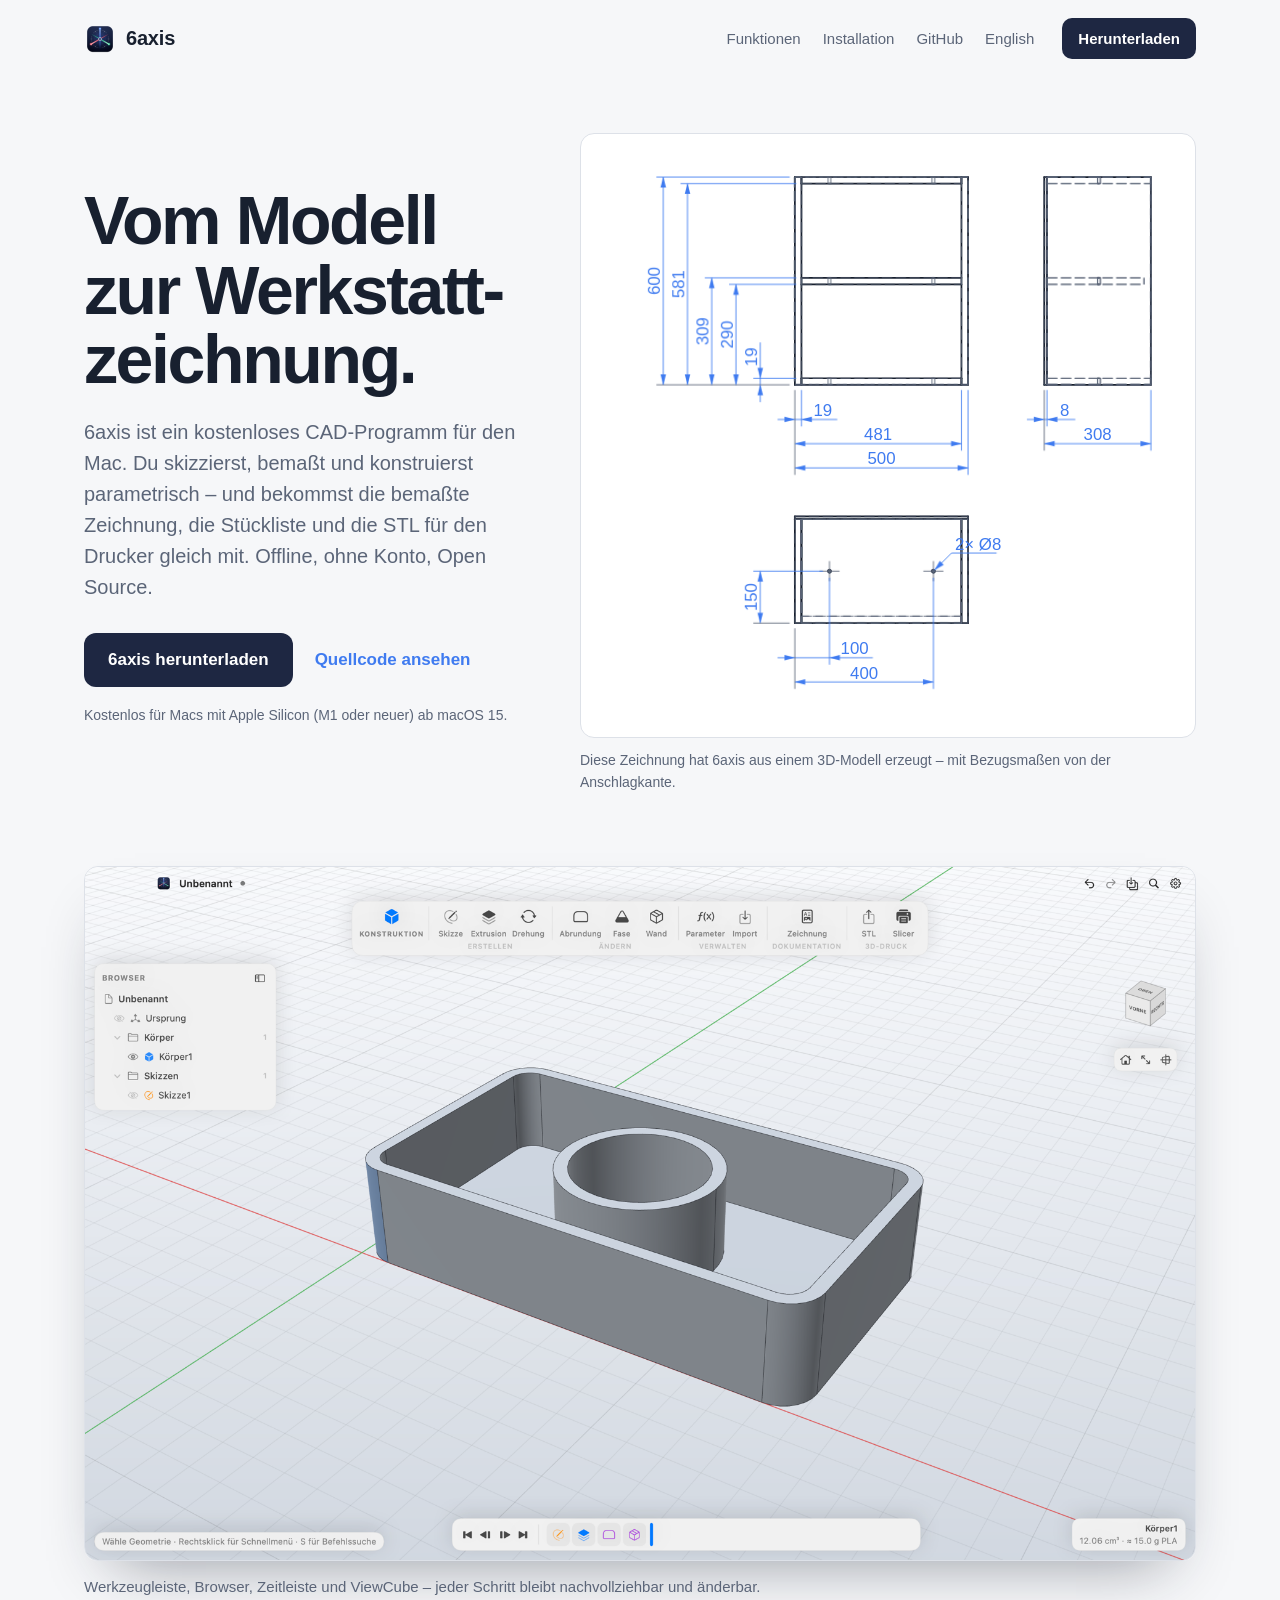
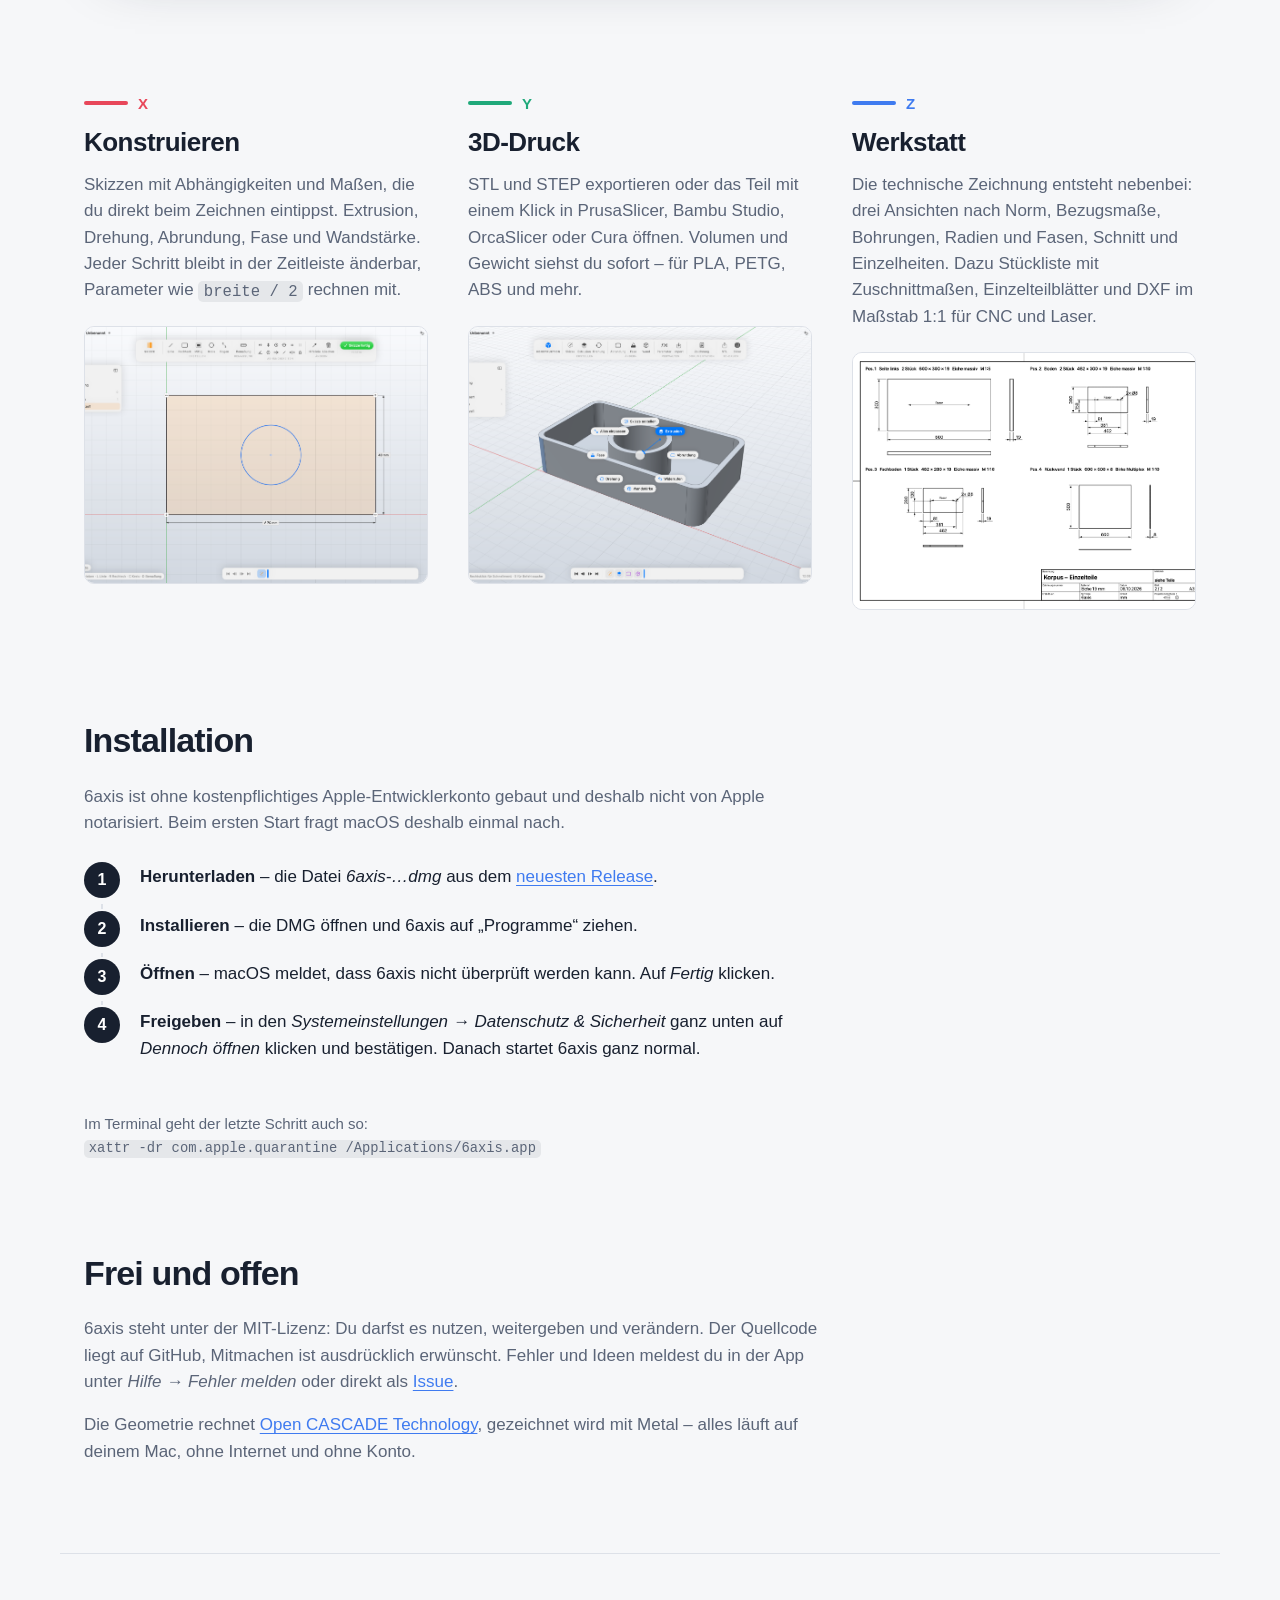
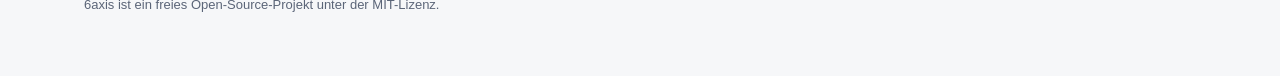
<file: website/index.html>
<!doctype html>
<html lang="de">
<head>
  <meta charset="utf-8">
  <meta name="viewport" content="width=device-width, initial-scale=1">
  <title>6axis – kostenloses CAD für den Mac</title>
  <meta name="description" content="6axis ist ein kostenloses, freies CAD-Programm für den Mac: parametrisch konstruieren, STL für den 3D-Druck und bemaßte Werkstattzeichnungen mit Stückliste. Offline und Open Source.">
  <meta property="og:title" content="6axis – kostenloses CAD für den Mac">
  <meta property="og:description" content="Vom Modell zur Werkstattzeichnung. Offline, ohne Konto, Open Source.">
  <meta property="og:type" content="website">
  <meta property="og:site_name" content="6axis">
  <meta property="og:url" content="https://melf11.github.io/6axis/">
  <meta property="og:locale" content="de_DE">
  <meta property="og:image" content="https://melf11.github.io/6axis/assets/og-de.png">
  <meta property="og:image:width" content="1200">
  <meta property="og:image:height" content="630">
  <meta property="og:image:alt" content="6axis – Vom Modell zur Werkstattzeichnung">
  <meta name="twitter:card" content="summary_large_image">
  <meta name="twitter:image" content="https://melf11.github.io/6axis/assets/og-de.png">
  <link rel="canonical" href="https://melf11.github.io/6axis/">
  <link rel="icon" href="assets/logo.png">
  <link rel="stylesheet" href="style.css">
  <link rel="alternate" hreflang="en" href="en/">
</head>
<body>
  <header class="bar">
    <a class="brand" href="./"><img src="assets/logo.png" alt="" width="32" height="32"><span>6axis</span></a>
    <nav aria-label="Seitennavigation">
      <a href="#funktionen">Funktionen</a>
      <a href="#installation">Installation</a>
      <a href="https://github.com/Melf11/6axis">GitHub</a>
      <a href="en/" hreflang="en" lang="en">English</a>
    </nav>
    <a class="button small" href="https://github.com/Melf11/6axis/releases/latest">Herunterladen</a>
  </header>

  <main>
    <section class="hero">
      <div class="hero-text">
        <h1>Vom Modell zur Werkstatt&shy;zeichnung.</h1>
        <p class="lead">6axis ist ein kostenloses CAD-Programm für den Mac. Du skizzierst, bemaßt und konstruierst parametrisch – und bekommst die bemaßte Zeichnung, die Stückliste und die STL für den Drucker gleich mit. Offline, ohne Konto, Open Source.</p>
        <div class="cta">
          <a class="button" href="https://github.com/Melf11/6axis/releases/latest">6axis herunterladen</a>
          <a class="link" href="https://github.com/Melf11/6axis">Quellcode ansehen</a>
        </div>
        <p class="fine">Kostenlos für Macs mit Apple Silicon (M1 oder neuer) ab macOS&nbsp;15.</p>
      </div>
      <figure class="hero-drawing" aria-label="Technische Zeichnung eines Korpus mit Bemaßung, erzeugt von 6axis">
        <div id="drawing" class="drawing"><img src="assets/hero.svg" alt="Dreitafelprojektion eines Korpus mit Bezugsmaßen"></div>
        <figcaption>Diese Zeichnung hat 6axis aus einem 3D-Modell erzeugt – mit Bezugsmaßen von der Anschlagkante.</figcaption>
      </figure>
    </section>

    <figure class="showcase">
      <img src="assets/model.png" alt="6axis mit einem ausgehöhlten Gehäuse: Werkzeugleiste, Browser, Zeitleiste und ViewCube" loading="lazy">
      <figcaption>Werkzeugleiste, Browser, Zeitleiste und ViewCube – jeder Schritt bleibt nachvollziehbar und änderbar.</figcaption>
    </figure>

    <section id="funktionen" class="pillars">
      <article class="pillar x">
        <div class="axis" aria-hidden="true"><i></i>X</div>
        <h2>Konstruieren</h2>
        <p>Skizzen mit Abhängigkeiten und Maßen, die du direkt beim Zeichnen eintippst. Extrusion, Drehung, Abrundung, Fase und Wandstärke. Jeder Schritt bleibt in der Zeitleiste änderbar, Parameter wie <code>breite / 2</code> rechnen mit.</p>
        <img src="assets/sketch.png" alt="Skizze mit bemaßtem Rechteck und Kreis" loading="lazy">
      </article>
      <article class="pillar y">
        <div class="axis" aria-hidden="true"><i></i>Y</div>
        <h2>3D-Druck</h2>
        <p>STL und STEP exportieren oder das Teil mit einem Klick in PrusaSlicer, Bambu Studio, OrcaSlicer oder Cura öffnen. Volumen und Gewicht siehst du sofort – für PLA, PETG, ABS und mehr.</p>
        <img src="assets/marking.png" alt="Radialmenü per Rechtsklick über einem Bauteil" loading="lazy">
      </article>
      <article class="pillar z">
        <div class="axis" aria-hidden="true"><i></i>Z</div>
        <h2>Werkstatt</h2>
        <p>Die technische Zeichnung entsteht nebenbei: drei Ansichten nach Norm, Bezugsmaße, Bohrungen, Radien und Fasen, Schnitt und Einzelheiten. Dazu Stückliste mit Zuschnittmaßen, Einzelteilblätter und DXF im Maßstab 1:1 für CNC und Laser.</p>
        <img src="assets/parts.png" alt="Einzelteilblatt mit Seite, Boden und Fachboden eines Korpus" loading="lazy">
      </article>
    </section>

    <section id="installation" class="install">
      <h2>Installation</h2>
      <p>6axis ist ohne kostenpflichtiges Apple-Entwicklerkonto gebaut und deshalb nicht von Apple notarisiert. Beim ersten Start fragt macOS deshalb einmal nach.</p>
      <ol>
        <li><strong>Herunterladen</strong> – die Datei <em>6axis-…dmg</em> aus dem <a href="https://github.com/Melf11/6axis/releases/latest">neuesten Release</a>.</li>
        <li><strong>Installieren</strong> – die DMG öffnen und 6axis auf „Programme“ ziehen.</li>
        <li><strong>Öffnen</strong> – macOS meldet, dass 6axis nicht überprüft werden kann. Auf <em>Fertig</em> klicken.</li>
        <li><strong>Freigeben</strong> – in den <em>Systemeinstellungen → Datenschutz &amp; Sicherheit</em> ganz unten auf <em>Dennoch öffnen</em> klicken und bestätigen. Danach startet 6axis ganz normal.</li>
      </ol>
      <p class="terminal">Im Terminal geht der letzte Schritt auch so:<br><code>xattr -dr com.apple.quarantine /Applications/6axis.app</code></p>
    </section>

    <section class="open">
      <h2>Frei und offen</h2>
      <p>6axis steht unter der MIT-Lizenz: Du darfst es nutzen, weitergeben und verändern. Der Quellcode liegt auf GitHub, Mitmachen ist ausdrücklich erwünscht. Fehler und Ideen meldest du in der App unter <em>Hilfe → Fehler melden</em> oder direkt als <a href="https://github.com/Melf11/6axis/issues">Issue</a>.</p>
      <p>Die Geometrie rechnet <a href="https://dev.opencascade.org">Open CASCADE Technology</a>, gezeichnet wird mit Metal – alles läuft auf deinem Mac, ohne Internet und ohne Konto.</p>
    </section>
  </main>

  <footer>
    <p>6axis ist ein freies Open-Source-Projekt unter der MIT-Lizenz.</p>
  </footer>

  <script>
    // Inline the drawing so its lines can draw themselves once (skipped for reduced motion).
    (async () => {
      const box = document.getElementById('drawing');
      try {
        const res = await fetch('assets/hero.svg');
        if (!res.ok) return;
        box.innerHTML = await res.text();
        const svg = box.querySelector('svg');
        svg.removeAttribute('width');
        svg.removeAttribute('height');
        svg.setAttribute('role', 'img');
        svg.setAttribute('aria-label', 'Dreitafelprojektion eines Korpus mit Bezugsmaßen');
        svg.querySelectorAll('polyline.visible').forEach((l, i) => {
          l.setAttribute('pathLength', '1');
          l.style.animationDelay = `${Math.min(i * 12, 900)}ms`;
        });
        requestAnimationFrame(() => box.classList.add('ready'));
      } catch (_) { /* the <img> fallback stays */ }
    })();
  </script>
</body>
</html>
</file>
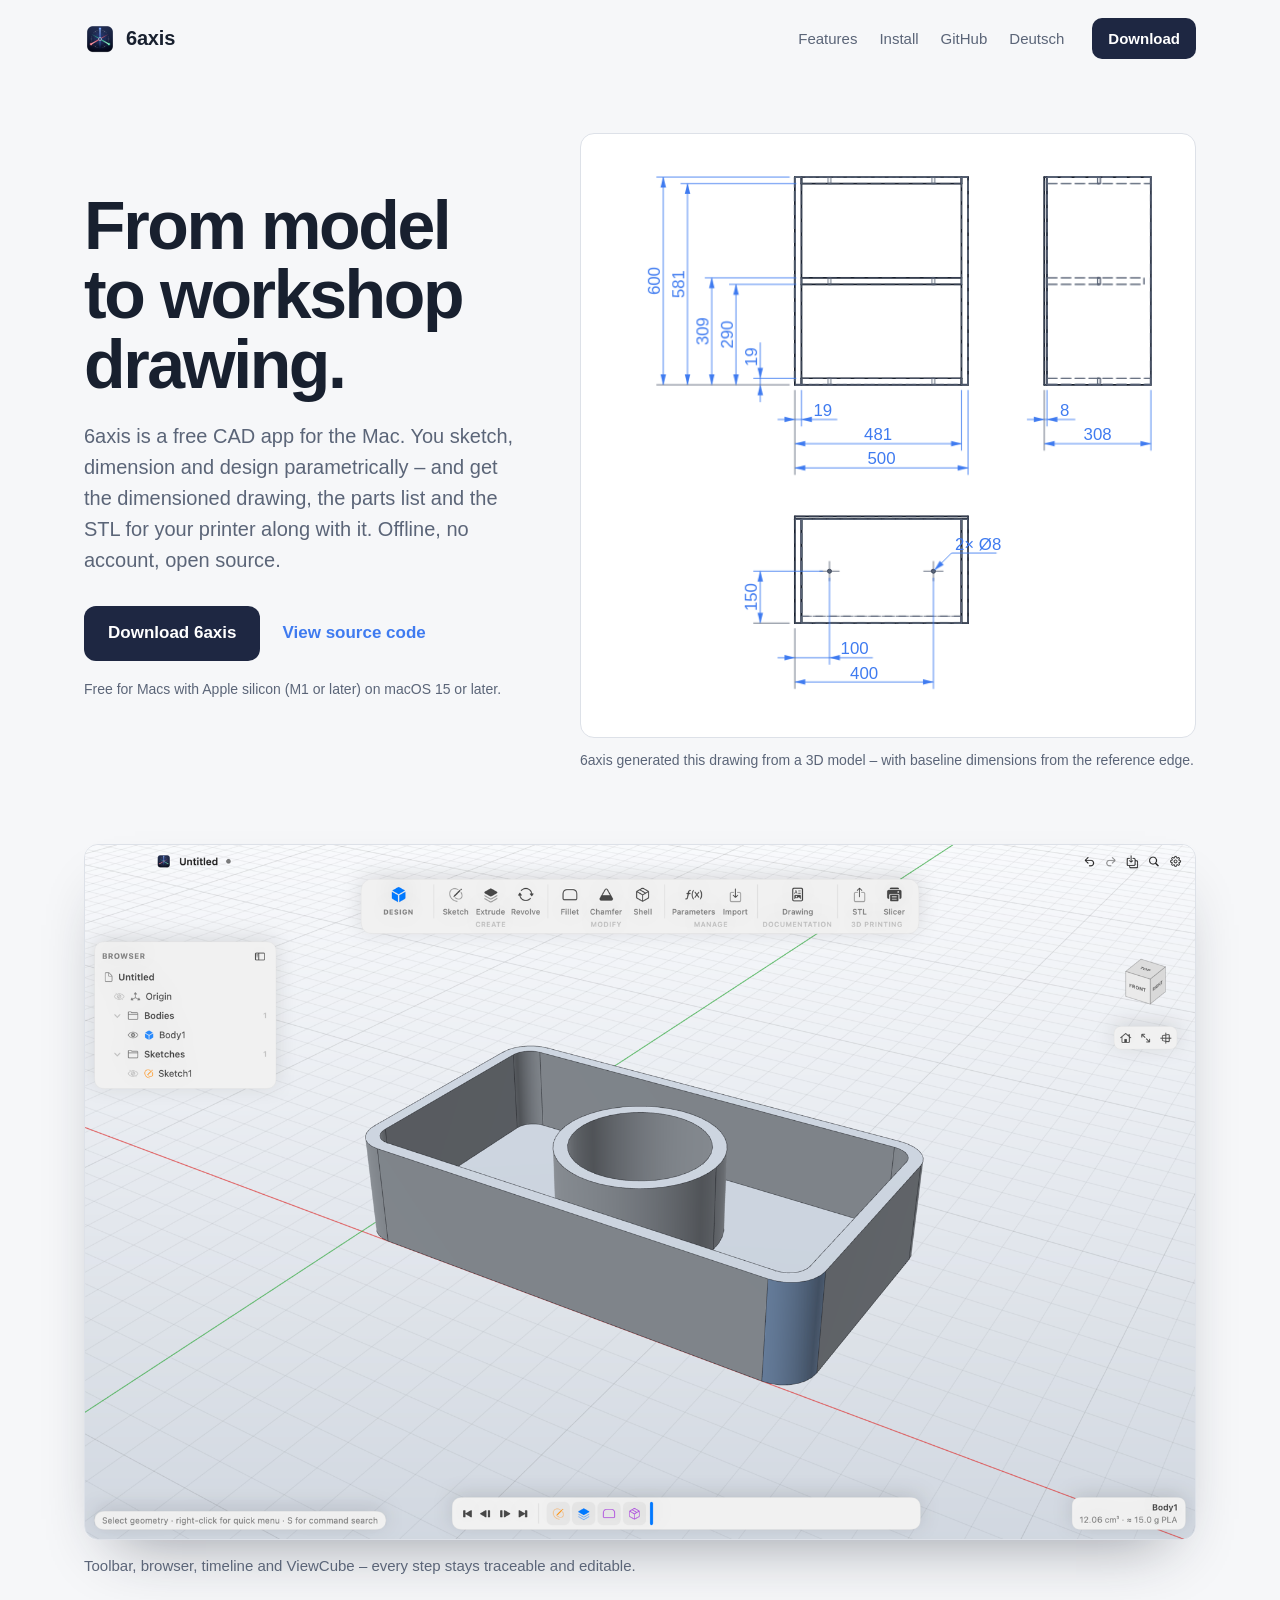
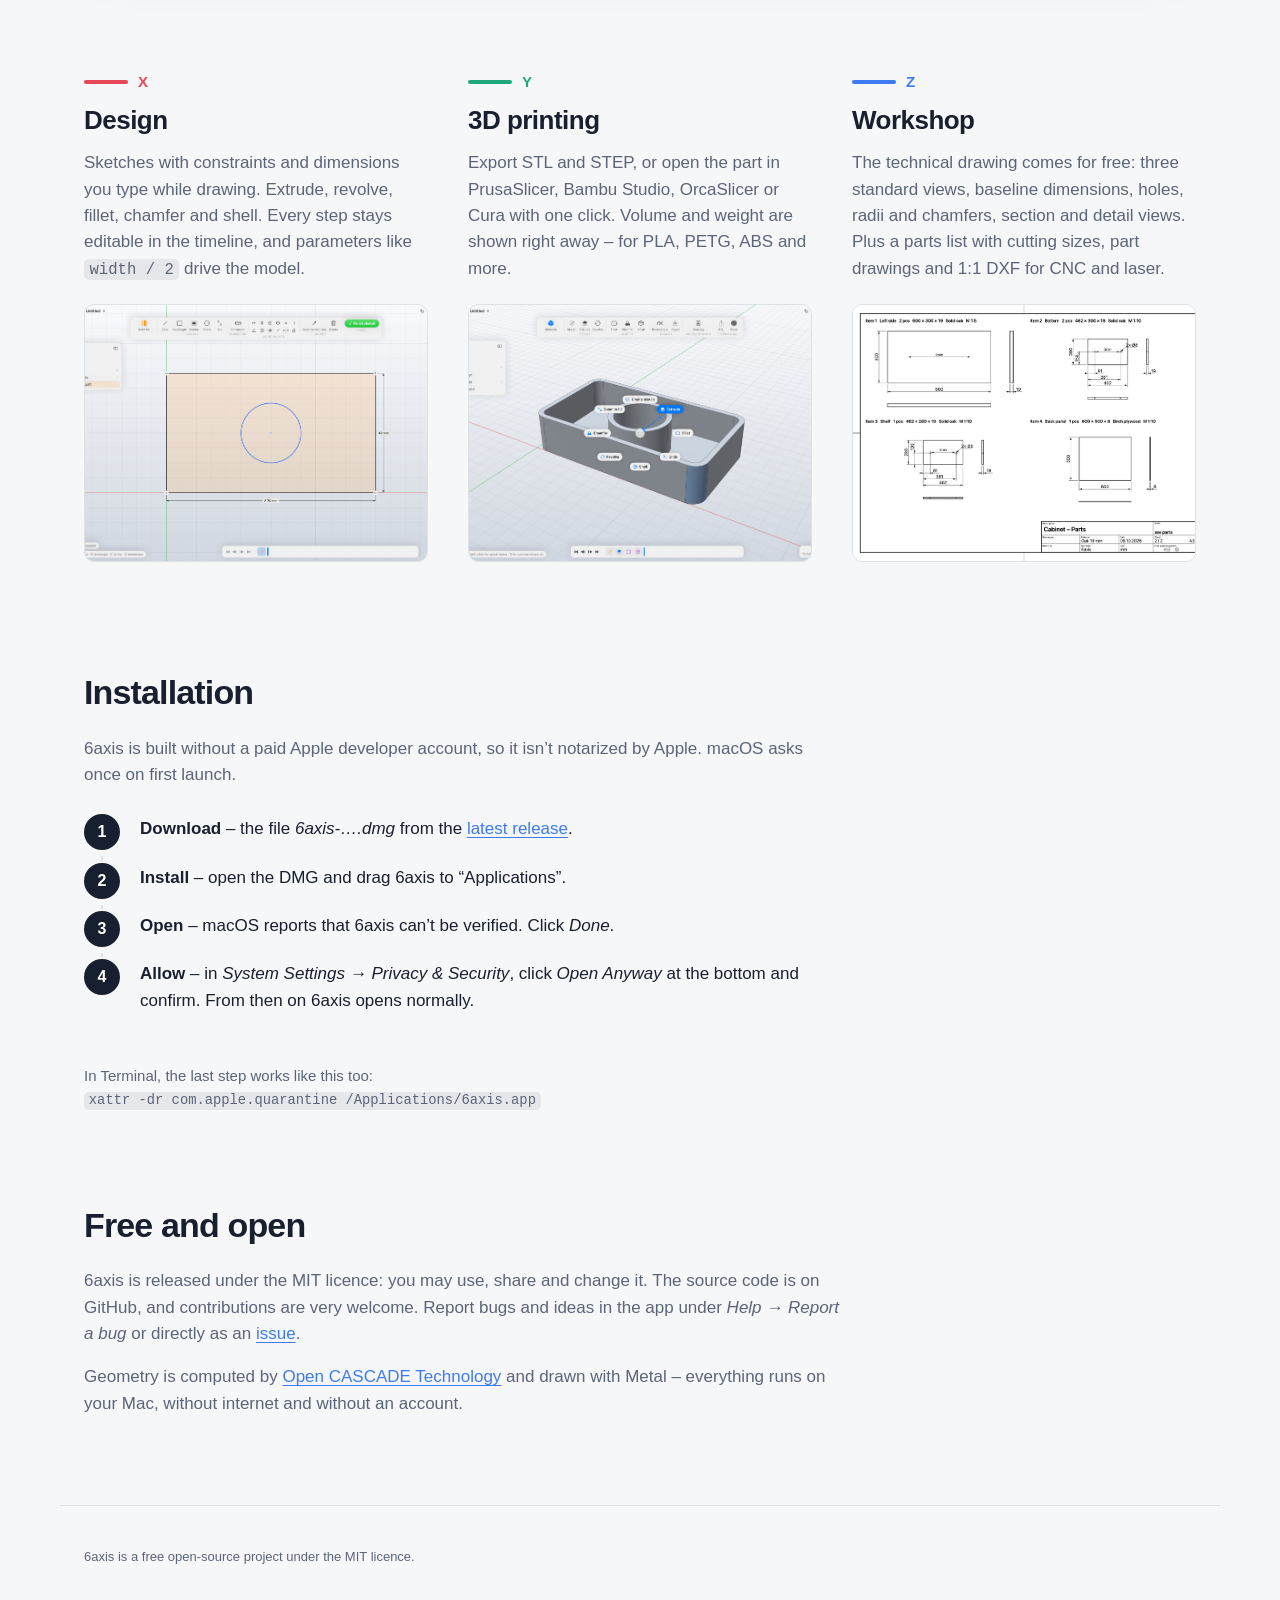
<file: website/en/index.html>
<!doctype html>
<html lang="en">
<head>
  <meta charset="utf-8">
  <meta name="viewport" content="width=device-width, initial-scale=1">
  <title>6axis – free CAD for the Mac</title>
  <meta name="description" content="6axis is a free, open-source CAD app for the Mac: parametric design, STL for 3D printing and dimensioned workshop drawings with a parts list. Offline and open source.">
  <meta property="og:title" content="6axis – free CAD for the Mac">
  <meta property="og:description" content="From model to workshop drawing. Offline, no account, open source.">
  <meta property="og:type" content="website">
  <meta property="og:site_name" content="6axis">
  <meta property="og:url" content="https://melf11.github.io/6axis/en/">
  <meta property="og:locale" content="en_US">
  <meta property="og:image" content="https://melf11.github.io/6axis/assets/og-en.png">
  <meta property="og:image:width" content="1200">
  <meta property="og:image:height" content="630">
  <meta property="og:image:alt" content="6axis – From model to workshop drawing">
  <meta name="twitter:card" content="summary_large_image">
  <meta name="twitter:image" content="https://melf11.github.io/6axis/assets/og-en.png">
  <link rel="canonical" href="https://melf11.github.io/6axis/en/">
  <link rel="icon" href="../assets/logo.png">
  <link rel="stylesheet" href="../style.css">
  <link rel="alternate" hreflang="de" href="../">
</head>
<body>
  <header class="bar">
    <a class="brand" href="./"><img src="../assets/logo.png" alt="" width="32" height="32"><span>6axis</span></a>
    <nav aria-label="Site navigation">
      <a href="#features">Features</a>
      <a href="#install">Install</a>
      <a href="https://github.com/Melf11/6axis">GitHub</a>
      <a href="../" hreflang="de" lang="de">Deutsch</a>
    </nav>
    <a class="button small" href="https://github.com/Melf11/6axis/releases/latest">Download</a>
  </header>

  <main>
    <section class="hero">
      <div class="hero-text">
        <h1>From model to workshop drawing.</h1>
        <p class="lead">6axis is a free CAD app for the Mac. You sketch, dimension and design parametrically – and get the dimensioned drawing, the parts list and the STL for your printer along with it. Offline, no account, open source.</p>
        <div class="cta">
          <a class="button" href="https://github.com/Melf11/6axis/releases/latest">Download 6axis</a>
          <a class="link" href="https://github.com/Melf11/6axis">View source code</a>
        </div>
        <p class="fine">Free for Macs with Apple silicon (M1 or later) on macOS&nbsp;15 or later.</p>
      </div>
      <figure class="hero-drawing" aria-label="Technical drawing of a cabinet with dimensions, generated by 6axis">
        <div id="drawing" class="drawing"><img src="../assets/hero.svg" alt="Three-view drawing of a cabinet with baseline dimensions"></div>
        <figcaption>6axis generated this drawing from a 3D model – with baseline dimensions from the reference edge.</figcaption>
      </figure>
    </section>

    <figure class="showcase">
      <img src="../assets/en/model.png" alt="6axis with a hollowed box: toolbar, browser, timeline and ViewCube" loading="lazy">
      <figcaption>Toolbar, browser, timeline and ViewCube – every step stays traceable and editable.</figcaption>
    </figure>

    <section id="features" class="pillars">
      <article class="pillar x">
        <div class="axis" aria-hidden="true"><i></i>X</div>
        <h2>Design</h2>
        <p>Sketches with constraints and dimensions you type while drawing. Extrude, revolve, fillet, chamfer and shell. Every step stays editable in the timeline, and parameters like <code>width / 2</code> drive the model.</p>
        <img src="../assets/en/sketch.png" alt="Sketch with a dimensioned rectangle and a circle" loading="lazy">
      </article>
      <article class="pillar y">
        <div class="axis" aria-hidden="true"><i></i>Y</div>
        <h2>3D printing</h2>
        <p>Export STL and STEP, or open the part in PrusaSlicer, Bambu Studio, OrcaSlicer or Cura with one click. Volume and weight are shown right away – for PLA, PETG, ABS and more.</p>
        <img src="../assets/en/marking.png" alt="Radial menu on right-click over a part" loading="lazy">
      </article>
      <article class="pillar z">
        <div class="axis" aria-hidden="true"><i></i>Z</div>
        <h2>Workshop</h2>
        <p>The technical drawing comes for free: three standard views, baseline dimensions, holes, radii and chamfers, section and detail views. Plus a parts list with cutting sizes, part drawings and 1:1 DXF for CNC and laser.</p>
        <img src="../assets/en/parts.png" alt="Part drawing with side, bottom and shelf of a cabinet" loading="lazy">
      </article>
    </section>

    <section id="install" class="install">
      <h2>Installation</h2>
      <p>6axis is built without a paid Apple developer account, so it isn’t notarized by Apple. macOS asks once on first launch.</p>
      <ol>
        <li><strong>Download</strong> – the file <em>6axis-….dmg</em> from the <a href="https://github.com/Melf11/6axis/releases/latest">latest release</a>.</li>
        <li><strong>Install</strong> – open the DMG and drag 6axis to “Applications”.</li>
        <li><strong>Open</strong> – macOS reports that 6axis can’t be verified. Click <em>Done</em>.</li>
        <li><strong>Allow</strong> – in <em>System Settings → Privacy &amp; Security</em>, click <em>Open Anyway</em> at the bottom and confirm. From then on 6axis opens normally.</li>
      </ol>
      <p class="terminal">In Terminal, the last step works like this too:<br><code>xattr -dr com.apple.quarantine /Applications/6axis.app</code></p>
    </section>

    <section class="open">
      <h2>Free and open</h2>
      <p>6axis is released under the MIT licence: you may use, share and change it. The source code is on GitHub, and contributions are very welcome. Report bugs and ideas in the app under <em>Help → Report a bug</em> or directly as an <a href="https://github.com/Melf11/6axis/issues">issue</a>.</p>
      <p>Geometry is computed by <a href="https://dev.opencascade.org">Open CASCADE Technology</a> and drawn with Metal – everything runs on your Mac, without internet and without an account.</p>
    </section>
  </main>

  <footer>
    <p>6axis is a free open-source project under the MIT licence.</p>
  </footer>

  <script>
    // Inline the drawing so its lines can draw themselves once (skipped for reduced motion).
    (async () => {
      const box = document.getElementById('drawing');
      try {
        const res = await fetch('../assets/hero.svg');
        if (!res.ok) return;
        box.innerHTML = await res.text();
        const svg = box.querySelector('svg');
        svg.removeAttribute('width');
        svg.removeAttribute('height');
        svg.setAttribute('role', 'img');
        svg.setAttribute('aria-label', 'Three-view drawing of a cabinet with baseline dimensions');
        svg.querySelectorAll('polyline.visible').forEach((l, i) => {
          l.setAttribute('pathLength', '1');
          l.style.animationDelay = `${Math.min(i * 12, 900)}ms`;
        });
        requestAnimationFrame(() => box.classList.add('ready'));
      } catch (_) { /* the <img> fallback stays */ }
    })();
  </script>
</body>
</html>
</file>
<file: website/style.css>
/* 6axis product page. Colours come from the logo: night blue, paper, and the three axis colours
   (X red, Y green, Z blue) which mark the three pillars and colour the dimensions of the drawing. */
:root {
  --paper: #F6F7F9;
  --sheet: #FFFFFF;
  --ink: #18202F;
  --ink-soft: #5B6578;
  --rule: #DDE1E8;
  --night: #1E2742;
  --x: #E8475A;
  --y: #1FA97A;
  --z: #3F7BF0;
  --radius: 14px;
  color-scheme: light dark;
}
@media (prefers-color-scheme: dark) {
  :root {
    --paper: #121827;
    --sheet: #1A2236;
    --ink: #E9EDF5;
    --ink-soft: #A3ADC2;
    --rule: #2B3550;
    --x: #FF6B7A;
    --y: #3EDBA0;
    --z: #6B9BFF;
  }
}

* { box-sizing: border-box; }
html { -webkit-text-size-adjust: 100%; }
body {
  margin: 0;
  background: var(--paper);
  color: var(--ink);
  font: 17px/1.55 -apple-system, BlinkMacSystemFont, "SF Pro Text", "Helvetica Neue", Arial, sans-serif;
  -webkit-font-smoothing: antialiased;
}
img { max-width: 100%; display: block; }
a { color: var(--z); text-underline-offset: 3px; }
a:focus-visible, .button:focus-visible { outline: 3px solid var(--z); outline-offset: 3px; border-radius: 8px; }
code {
  font: 0.92em ui-monospace, "SF Mono", Menlo, monospace;
  background: color-mix(in srgb, var(--ink) 7%, transparent);
  padding: 0.1em 0.35em;
  border-radius: 5px;
}

/* Header */
.bar {
  display: flex;
  align-items: center;
  gap: 28px;
  max-width: 1160px;
  margin: 0 auto;
  padding: 18px 24px;
}
.brand { display: flex; align-items: center; gap: 10px; color: var(--ink); text-decoration: none; font-weight: 700; font-size: 20px; letter-spacing: -0.01em; }
.bar nav { display: flex; gap: 22px; margin-left: auto; }
.bar nav a { color: var(--ink-soft); text-decoration: none; font-size: 15px; }
.bar nav a:hover { color: var(--ink); }

.button {
  display: inline-block;
  background: var(--night);
  color: #fff;
  text-decoration: none;
  font-weight: 600;
  padding: 14px 24px;
  border-radius: 12px;
  transition: transform 0.15s ease, background 0.15s ease;
}
.button:hover { background: color-mix(in srgb, var(--night) 82%, var(--z)); }
.button:active { transform: translateY(1px); }
.button.small { padding: 9px 16px; font-size: 15px; border-radius: 10px; }
@media (prefers-color-scheme: dark) {
  .button { background: var(--z); color: #0B1220; }
  .button:hover { background: color-mix(in srgb, var(--z) 85%, white); }
}

main { max-width: 1160px; margin: 0 auto; padding: 0 24px; }

/* Hero: the drawing is the protagonist */
.hero {
  display: grid;
  grid-template-columns: minmax(0, 5fr) minmax(0, 7fr);
  gap: 56px;
  align-items: center;
  padding: 56px 0 72px;
}
h1 {
  font: 800 clamp(40px, 5.6vw, 68px)/1.02 -apple-system, BlinkMacSystemFont, "SF Pro Display", "Helvetica Neue", sans-serif;
  letter-spacing: -0.035em;
  margin: 0 0 22px;
  hyphens: manual;
}
.lead { font-size: 20px; color: var(--ink-soft); max-width: 34em; margin: 0 0 30px; }
.cta { display: flex; align-items: center; gap: 22px; flex-wrap: wrap; }
.link { font-weight: 600; text-decoration: none; }
.link:hover { text-decoration: underline; }
.fine { color: var(--ink-soft); font-size: 14px; margin-top: 18px; }

.hero-drawing { margin: 0; }
.drawing {
  background: var(--sheet);
  border: 1px solid var(--rule);
  border-radius: var(--radius);
  padding: 4% 5%;
  aspect-ratio: 160 / 155;
}
.drawing svg, .drawing img { width: 100%; height: 100%; }
.hero-drawing figcaption { color: var(--ink-soft); font-size: 14px; margin-top: 12px; }

/* Drawing styles (classes come from 6axis' SVG export, ISO 128 line types) */
.drawing svg .visible, .drawing svg .iso, .drawing svg .frame { stroke: var(--ink); stroke-linecap: round; }
.drawing svg .hidden, .drawing svg .center, .drawing svg .thin, .drawing svg .hatch { stroke: var(--ink-soft); }
.drawing svg .dim { stroke: var(--z); }
.drawing svg .arrow { fill: var(--z); }
.drawing svg text { font-family: -apple-system, BlinkMacSystemFont, sans-serif; fill: var(--ink); }
.drawing svg text.value { fill: var(--z); }

/* One orchestrated moment: contours draw themselves, then dimensions appear. */
@media (prefers-reduced-motion: no-preference) {
  .drawing.ready svg .visible { stroke-dasharray: 1; stroke-dashoffset: 1; animation: draw 0.9s ease-out forwards; }
  .drawing.ready svg .hidden, .drawing.ready svg .center, .drawing.ready svg .thin,
  .drawing.ready svg .dim, .drawing.ready svg .arrow, .drawing.ready svg text {
    opacity: 0; animation: appear 0.7s ease-out 1.5s forwards;
  }
  .drawing.ready svg .dim, .drawing.ready svg .arrow, .drawing.ready svg text.value { animation-delay: 1.9s; }
}
@keyframes draw { to { stroke-dashoffset: 0; } }
@keyframes appear { to { opacity: 1; } }

/* Showcase screenshot */
.showcase { margin: 0 0 96px; }
.showcase img { border-radius: var(--radius); border: 1px solid var(--rule); box-shadow: 0 30px 60px -30px rgba(24, 32, 47, 0.45); }
.showcase figcaption { color: var(--ink-soft); font-size: 15px; margin-top: 14px; }

/* Three pillars, marked with the logo's axis colours */
.pillars { display: grid; grid-template-columns: repeat(3, minmax(0, 1fr)); gap: 40px; margin-bottom: 104px; }
.pillar h2 { font-size: 26px; letter-spacing: -0.02em; margin: 10px 0 10px; }
.pillar p { color: var(--ink-soft); margin: 0 0 22px; }
.pillar img { border-radius: 10px; border: 1px solid var(--rule); aspect-ratio: 4 / 3; object-fit: cover; object-position: center 35%; }
.axis { display: flex; align-items: center; gap: 10px; font: 700 15px ui-rounded, -apple-system, sans-serif; }
.axis i { display: block; width: 44px; height: 4px; border-radius: 2px; background: currentColor; }
.pillar.x .axis { color: var(--x); }
.pillar.y .axis { color: var(--y); }
.pillar.z .axis { color: var(--z); }

/* Installation: a real sequence, so it is numbered */
.install, .open { max-width: 760px; margin-bottom: 88px; }
.install h2, .open h2 { font-size: 34px; letter-spacing: -0.025em; margin: 0 0 14px; }
.install > p, .open p { color: var(--ink-soft); }
.install ol { counter-reset: step; list-style: none; padding: 0; margin: 28px 0; }
.install li { counter-increment: step; position: relative; padding: 0 0 22px 56px; }
.install li::before {
  content: counter(step);
  position: absolute; left: 0; top: -2px;
  width: 36px; height: 36px; border-radius: 50%;
  display: grid; place-items: center;
  font: 700 16px ui-rounded, -apple-system, sans-serif;
  color: var(--sheet); background: var(--ink);
}
.install li:not(:last-child)::after {
  content: ""; position: absolute; left: 17px; top: 40px; bottom: 4px; width: 2px; background: var(--rule);
}
.terminal { font-size: 15px; }

footer { max-width: 1160px; margin: 0 auto; padding: 28px 24px 48px; border-top: 1px solid var(--rule); color: var(--ink-soft); font-size: 13px; }

@media (max-width: 900px) {
  .hero { grid-template-columns: 1fr; gap: 36px; padding-top: 28px; }
  .pillars { grid-template-columns: 1fr; gap: 56px; }
  .bar nav { display: none; }
  .bar .button.small { margin-left: auto; }
}
</file>
